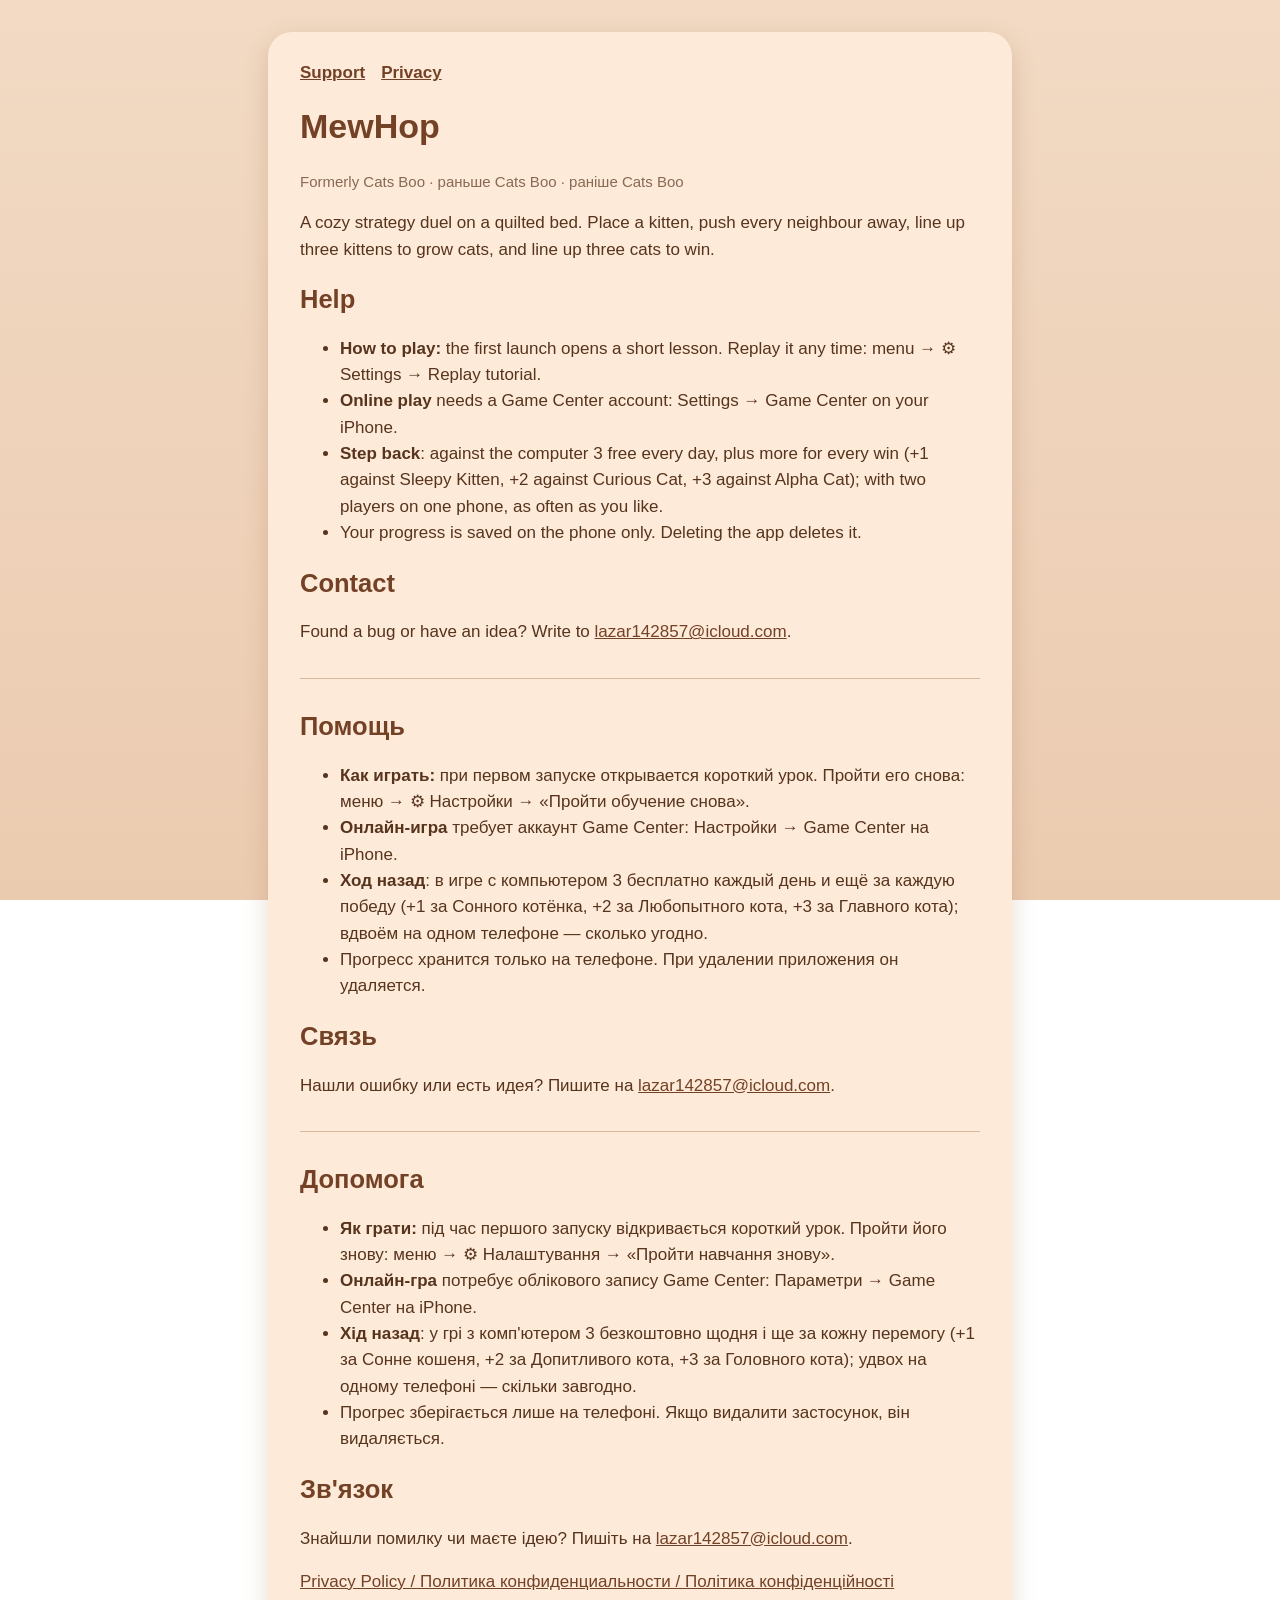
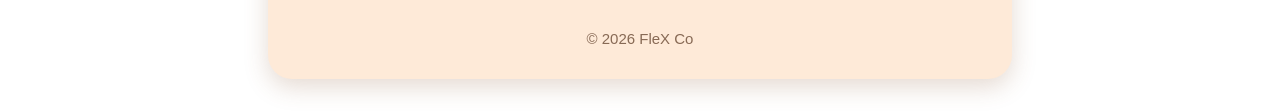
<file: catsboo/index.html>
<!doctype html>
<html lang="en">
<head>
  <meta charset="utf-8">
  <meta name="viewport" content="width=device-width, initial-scale=1">
  <title>MewHop</title>
  <script>location.replace(location.href.replace("/catsboo/", "/mewhop/"));</script>
  <meta http-equiv="refresh" content="0; url=https://alexlazarev.github.io/mewhop/">
  <link rel="canonical" href="https://alexlazarev.github.io/mewhop/">
</head>
<body>
  <p>MewHop has moved to <a href="https://alexlazarev.github.io/mewhop/">alexlazarev.github.io/mewhop</a>.</p>
</body>
</html>
</file>
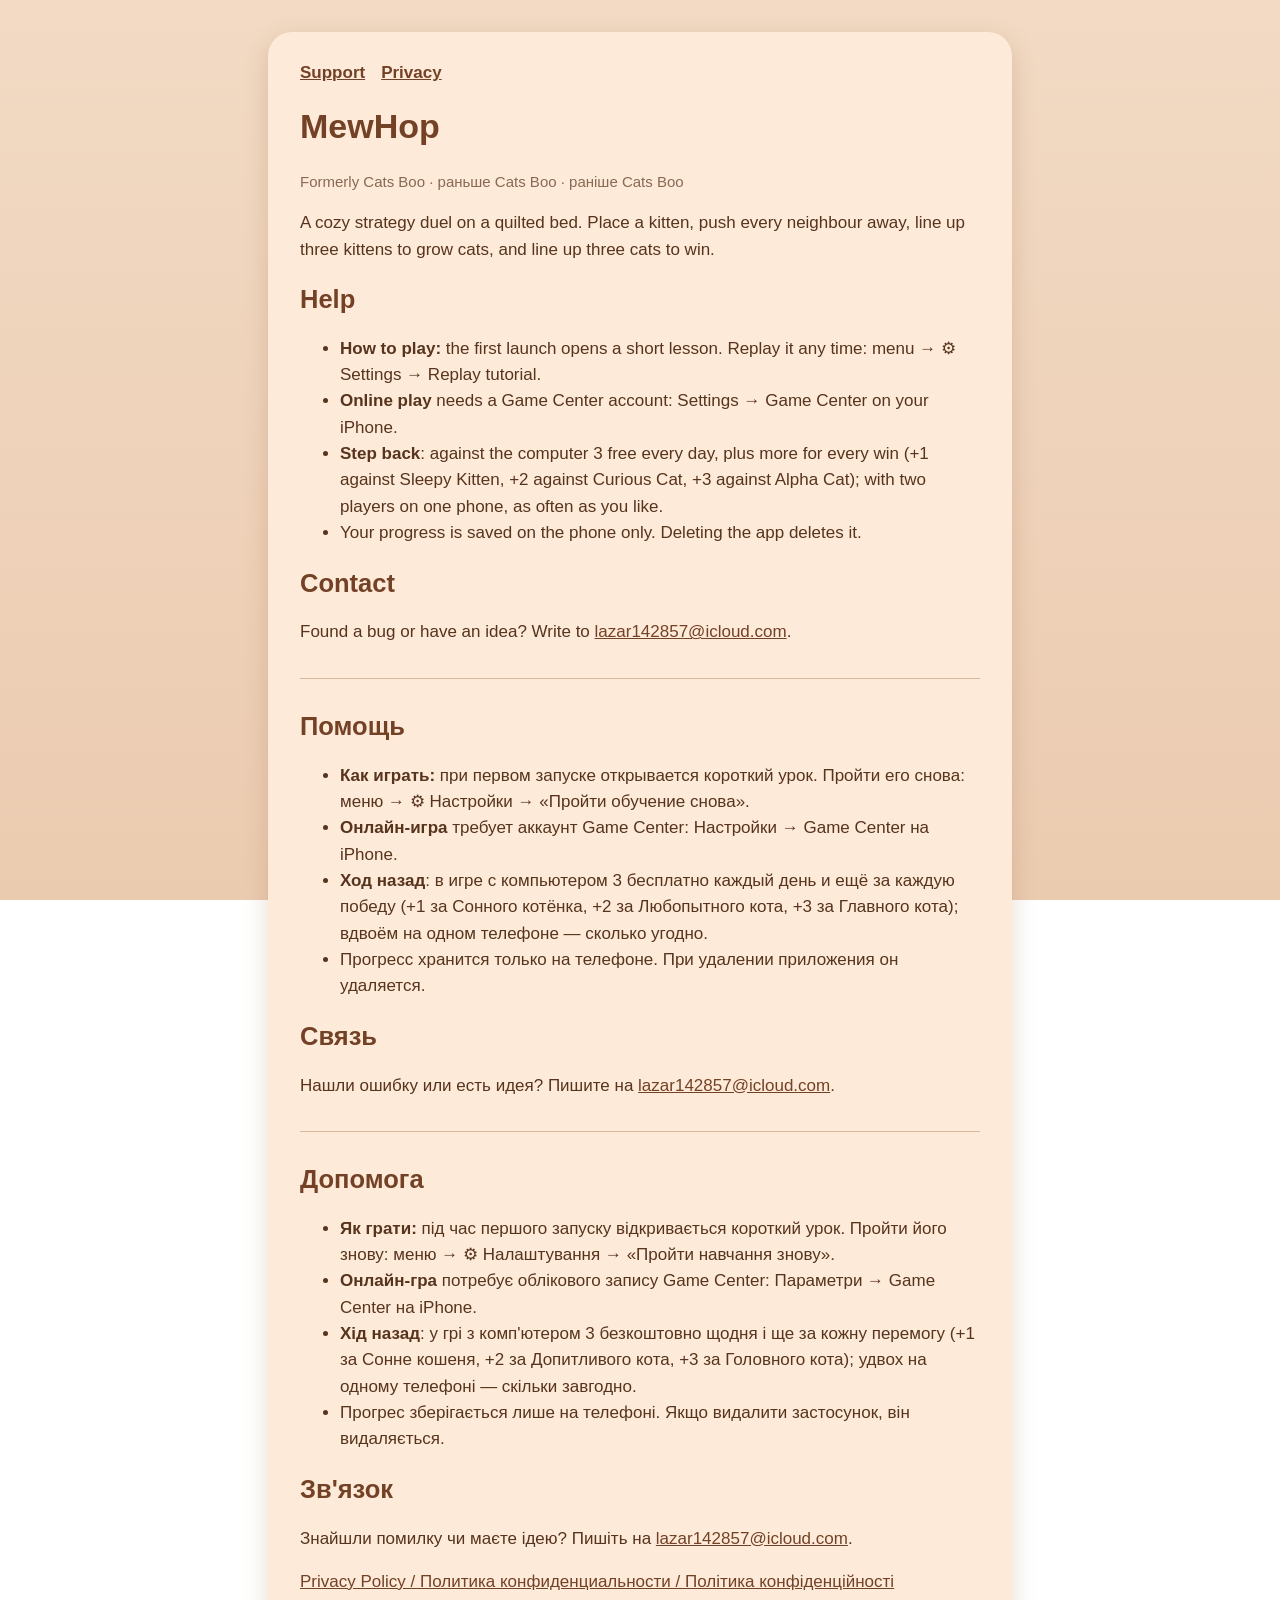
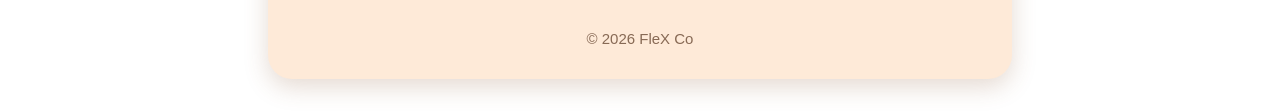
<file: mewhop/index.html>
<!doctype html>
<html lang="en">
<head>
  <meta charset="utf-8">
  <meta name="viewport" content="width=device-width, initial-scale=1">
  <title>MewHop — Support</title>
  <link rel="stylesheet" href="style.css">
</head>
<body>
<main>
  <nav><a href="index.html">Support</a><a href="privacy.html">Privacy</a></nav>

  <h1>MewHop</h1>
  <p class="updated">Formerly Cats Boo · раньше Cats Boo · раніше Cats Boo</p>
  <p>A cozy strategy duel on a quilted bed. Place a kitten, push every neighbour away, line up three kittens
    to grow cats, and line up three cats to win.</p>

  <h2>Help</h2>
  <ul>
    <li><strong>How to play:</strong> the first launch opens a short lesson. Replay it any time: menu → ⚙︎ Settings → Replay tutorial.</li>
    <li><strong>Online play</strong> needs a Game Center account: Settings → Game Center on your iPhone.</li>
    <li><strong>Step back</strong>: against the computer 3 free every day, plus more for every win (+1 against Sleepy Kitten, +2 against Curious Cat, +3 against Alpha Cat); with two players on one phone, as often as you like.</li>
    <li>Your progress is saved on the phone only. Deleting the app deletes it.</li>
  </ul>

  <h2>Contact</h2>
  <p>Found a bug or have an idea? Write to <a href="mailto:lazar142857@icloud.com">lazar142857@icloud.com</a>.</p>

  <hr>

  <div lang="ru">
    <h2>Помощь</h2>
    <ul>
      <li><strong>Как играть:</strong> при первом запуске открывается короткий урок. Пройти его снова: меню → ⚙︎ Настройки → «Пройти обучение снова».</li>
      <li><strong>Онлайн-игра</strong> требует аккаунт Game Center: Настройки → Game Center на iPhone.</li>
      <li><strong>Ход назад</strong>: в игре с компьютером 3 бесплатно каждый день и ещё за каждую победу (+1 за Сонного котёнка, +2 за Любопытного кота, +3 за Главного кота); вдвоём на одном телефоне — сколько угодно.</li>
      <li>Прогресс хранится только на телефоне. При удалении приложения он удаляется.</li>
    </ul>
    <h2>Связь</h2>
    <p>Нашли ошибку или есть идея? Пишите на <a href="mailto:lazar142857@icloud.com">lazar142857@icloud.com</a>.</p>
  </div>

  <hr>

  <div lang="uk">
    <h2>Допомога</h2>
    <ul>
      <li><strong>Як грати:</strong> під час першого запуску відкривається короткий урок. Пройти його знову: меню → ⚙︎ Налаштування → «Пройти навчання знову».</li>
      <li><strong>Онлайн-гра</strong> потребує облікового запису Game Center: Параметри → Game Center на iPhone.</li>
      <li><strong>Хід назад</strong>: у грі з комп'ютером 3 безкоштовно щодня і ще за кожну перемогу (+1 за Сонне кошеня, +2 за Допитливого кота, +3 за Головного кота); удвох на одному телефоні — скільки завгодно.</li>
      <li>Прогрес зберігається лише на телефоні. Якщо видалити застосунок, він видаляється.</li>
    </ul>
    <h2>Зв'язок</h2>
    <p>Знайшли помилку чи маєте ідею? Пишіть на <a href="mailto:lazar142857@icloud.com">lazar142857@icloud.com</a>.</p>
  </div>

  <p><a href="privacy.html">Privacy Policy / Политика конфиденциальности / Політика конфіденційності</a></p>
  <footer>© 2026 FleX Co</footer>
</main>
</body>
</html>
</file>
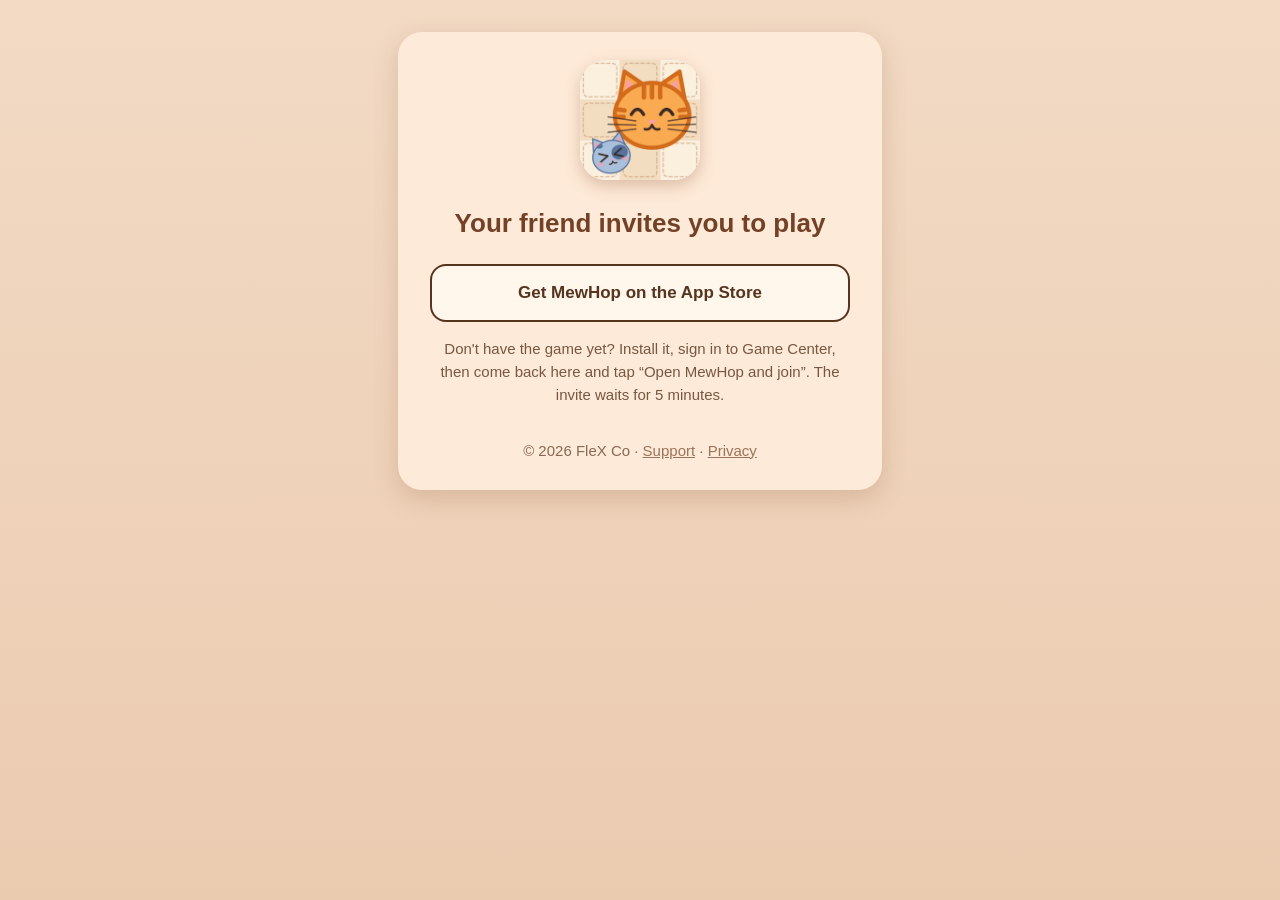
<file: catsboo/join.html>
<!doctype html>
<html lang="en">
<head>
  <meta charset="utf-8">
  <meta name="viewport" content="width=device-width, initial-scale=1">
  <title>Play MewHop with me!</title>
  <meta name="description" content="Your friend invites you to a match in MewHop, a cozy strategy duel with kittens.">
  <meta property="og:title" content="Play MewHop with me! 🐱">
  <meta property="og:description" content="Tap to join my match. A cozy strategy duel with kittens on a quilted bed.">
  <meta property="og:image" content="https://alexlazarev.github.io/mewhop/icon.png">
  <meta property="og:site_name" content="MewHop">
  <meta property="og:type" content="website">
  <meta name="twitter:card" content="summary">
  <meta name="apple-itunes-app" content="app-id=6834719630">
  <script>location.replace(location.href.replace("/catsboo/", "/mewhop/"));</script>
  <meta http-equiv="refresh" content="0; url=https://alexlazarev.github.io/mewhop/join.html">
</head>
<body>
  <p><a href="https://alexlazarev.github.io/mewhop/join.html">Play MewHop with me!</a></p>
</body>
</html>
</file>
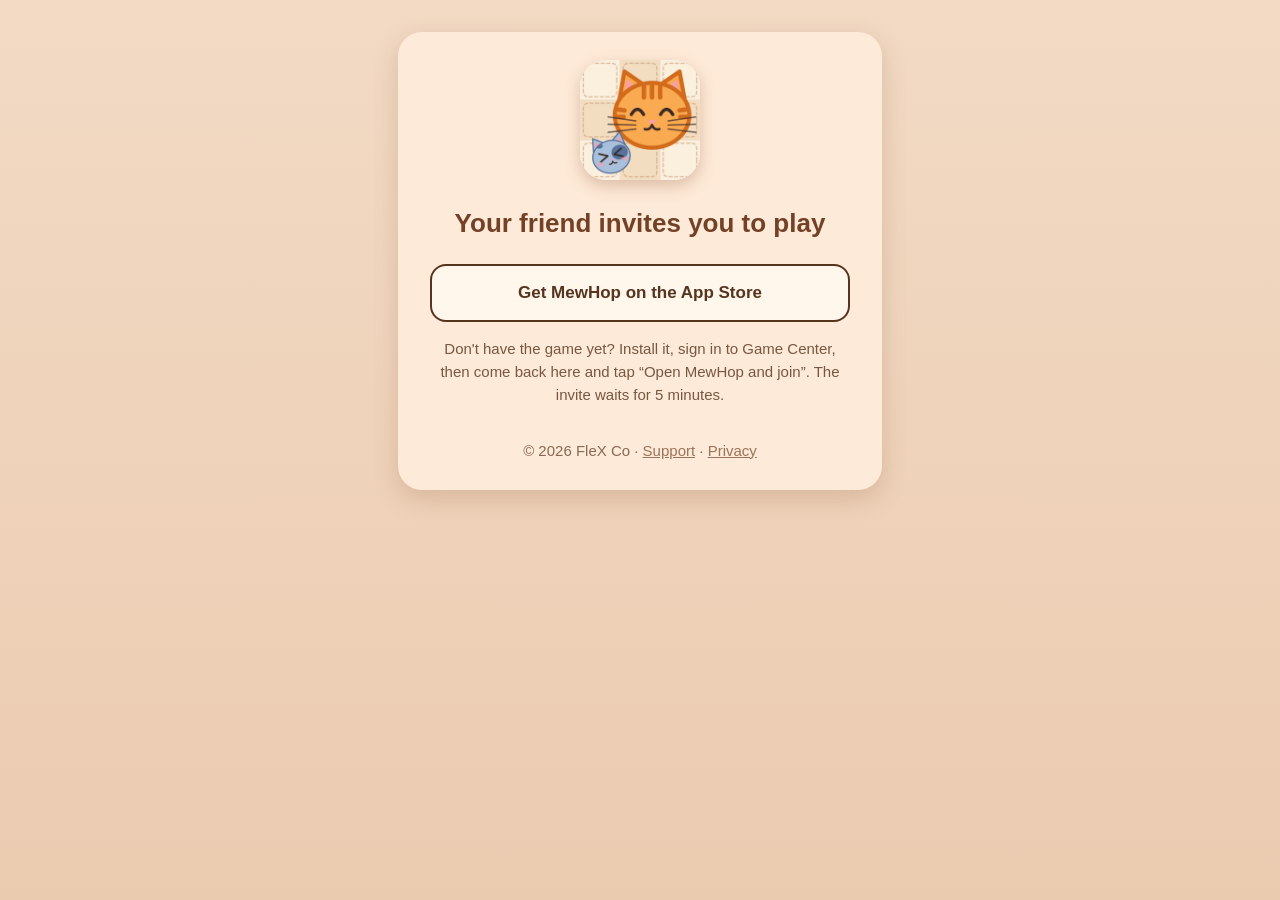
<file: mewhop/join.html>
<!doctype html>
<html lang="en">
<head>
  <meta charset="utf-8">
  <meta name="viewport" content="width=device-width, initial-scale=1">
  <title>Play MewHop with me!</title>
  <meta name="description" content="Your friend invites you to a match in MewHop, a cozy strategy duel with kittens.">
  <meta property="og:title" content="Play MewHop with me! 🐱">
  <meta property="og:description" content="Tap to join my match. A cozy strategy duel with kittens on a quilted bed.">
  <meta property="og:image" content="https://alexlazarev.github.io/mewhop/icon.png">
  <meta property="og:site_name" content="MewHop">
  <meta property="og:type" content="website">
  <meta name="twitter:card" content="summary">
  <meta name="apple-itunes-app" content="app-id=6834719630">
  <link rel="icon" href="icon.png">
  <link rel="stylesheet" href="style.css">
</head>
<body>
<main class="join">
  <img class="icon" src="icon.png" alt="MewHop" width="120" height="120">
  <h1 data-en="Your friend invites you to play" data-ru="Друг зовёт вас сыграть" data-uk="Друг кличе вас зіграти">Your friend invites you to play</h1>
  <p class="code" id="code"></p>

  <a class="button main" id="open" href="catsboo://join"
     data-en="Open MewHop and join" data-ru="Открыть MewHop и присоединиться" data-uk="Відкрити MewHop і приєднатися">Open MewHop and join</a>
  <a class="button" href="https://apps.apple.com/app/id6834719630"
     data-en="Get MewHop on the App Store" data-ru="Скачать MewHop в App Store" data-uk="Завантажити MewHop з App Store">Get MewHop on the App Store</a>

  <p class="hint" data-en="Don't have the game yet? Install it, sign in to Game Center, then come back here and tap “Open MewHop and join”. The invite waits for 5 minutes."
     data-ru="Ещё нет игры? Установите её, войдите в Game Center, вернитесь сюда и нажмите «Открыть MewHop и присоединиться». Приглашение ждёт 5 минут."
     data-uk="Ще немає гри? Установіть її, увійдіть у Game Center, поверніться сюди й натисніть «Відкрити MewHop і приєднатися». Запрошення чекає 5 хвилин.">
    Don't have the game yet? Install it, sign in to Game Center, then come back here and tap “Open MewHop and join”. The invite waits for 5 minutes.</p>

  <footer>© 2026 FleX Co · <a href="index.html">Support</a> · <a href="privacy.html">Privacy</a></footer>
</main>
<script>
  const code = (new URLSearchParams(location.search).get("code") || "").toUpperCase().replace(/[^A-Z0-9]/g, "").slice(0, 12);
  const language = (navigator.language || "").toLowerCase().slice(0, 2);
  const titles = { ru: "Сыграем в MewHop!", uk: "Зіграймо в MewHop!" };
  if (titles[language]) {
    document.documentElement.lang = language;
    document.title = titles[language];
    document.querySelectorAll("[data-" + language + "]").forEach(el => { el.textContent = el.dataset[language]; });
  }
  if (code) {
    document.getElementById("code").textContent = code;
    document.getElementById("open").href = "catsboo://join?code=" + encodeURIComponent(code);
  } else {
    document.getElementById("open").style.display = "none";
  }
</script>
</body>
</html>
</file>
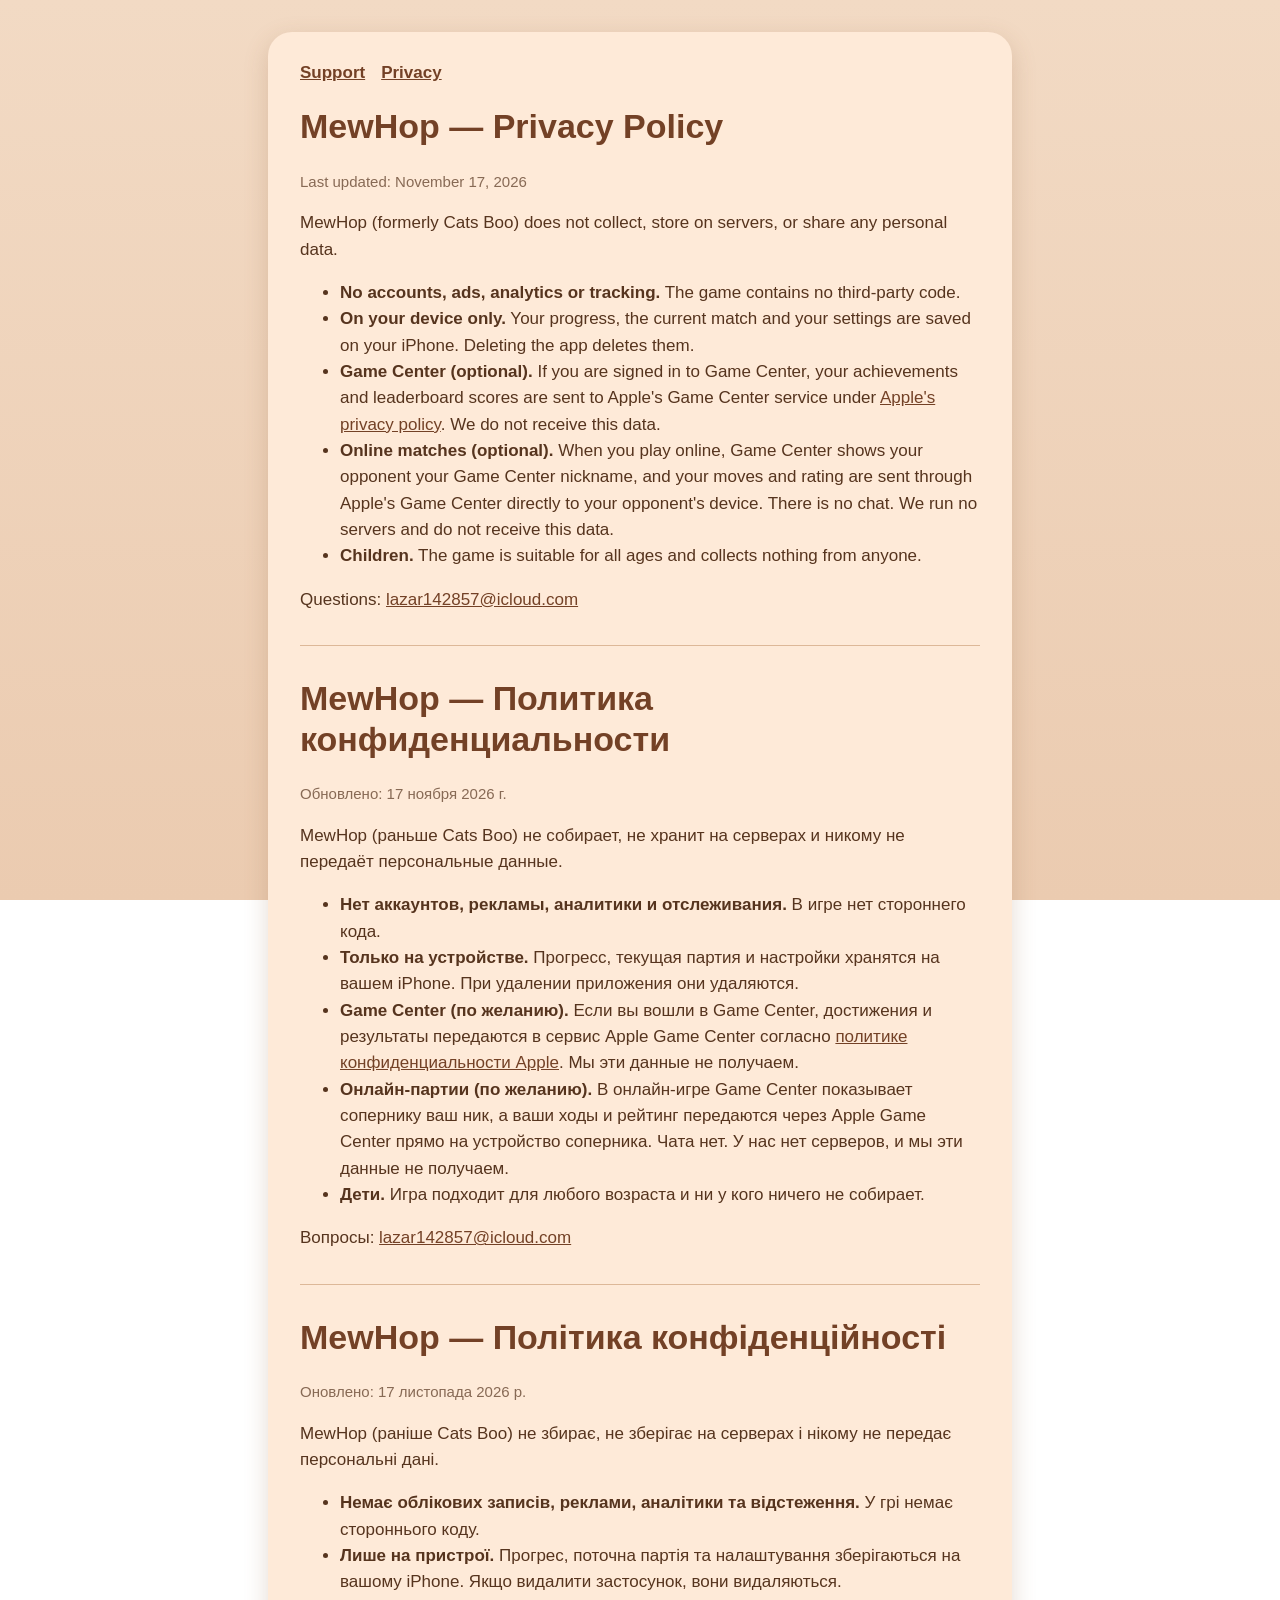
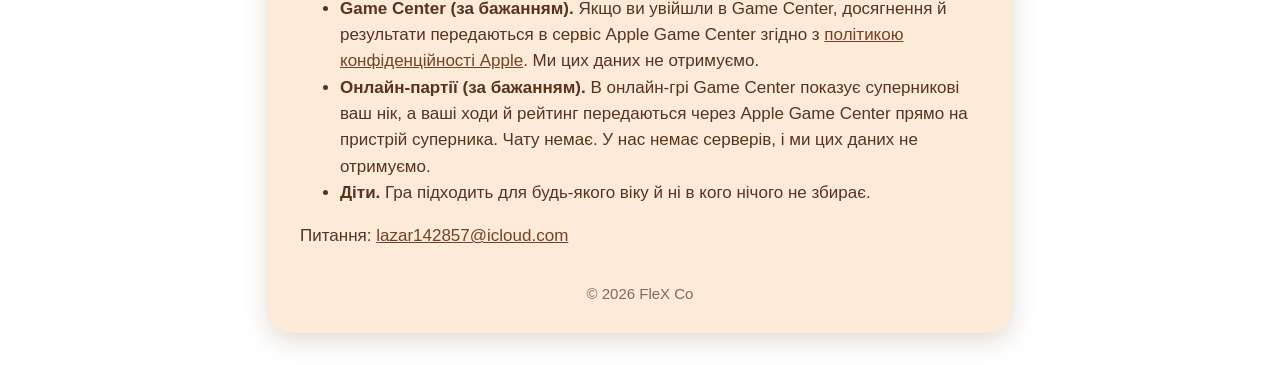
<file: mewhop/privacy.html>
<!doctype html>
<html lang="en">
<head>
  <meta charset="utf-8">
  <meta name="viewport" content="width=device-width, initial-scale=1">
  <title>MewHop — Privacy Policy</title>
  <link rel="stylesheet" href="style.css">
</head>
<body>
<main>
  <nav><a href="index.html">Support</a><a href="privacy.html">Privacy</a></nav>

  <h1>MewHop — Privacy Policy</h1>
  <p class="updated">Last updated: November 17, 2026</p>
  <p>MewHop (formerly Cats Boo) does not collect, store on servers, or share any personal data.</p>
  <ul>
    <li><strong>No accounts, ads, analytics or tracking.</strong> The game contains no third-party code.</li>
    <li><strong>On your device only.</strong> Your progress, the current match and your settings are saved on your
      iPhone. Deleting the app deletes them.</li>
    <li><strong>Game Center (optional).</strong> If you are signed in to Game Center, your achievements and
      leaderboard scores are sent to Apple's Game Center service under
      <a href="https://www.apple.com/legal/privacy/">Apple's privacy policy</a>. We do not receive this data.</li>
    <li><strong>Online matches (optional).</strong> When you play online, Game Center shows your opponent your
      Game Center nickname, and your moves and rating are sent through Apple's Game Center directly to your
      opponent's device. There is no chat. We run no servers and do not receive this data.</li>
    <li><strong>Children.</strong> The game is suitable for all ages and collects nothing from anyone.</li>
  </ul>
  <p>Questions: <a href="mailto:lazar142857@icloud.com">lazar142857@icloud.com</a></p>

  <hr>

  <h1 lang="ru">MewHop — Политика конфиденциальности</h1>
  <div lang="ru">
    <p class="updated">Обновлено: 17 ноября 2026 г.</p>
    <p>MewHop (раньше Cats Boo) не собирает, не хранит на серверах и никому не передаёт персональные данные.</p>
    <ul>
      <li><strong>Нет аккаунтов, рекламы, аналитики и отслеживания.</strong> В игре нет стороннего кода.</li>
      <li><strong>Только на устройстве.</strong> Прогресс, текущая партия и настройки хранятся на вашем iPhone.
        При удалении приложения они удаляются.</li>
      <li><strong>Game Center (по желанию).</strong> Если вы вошли в Game Center, достижения и результаты
        передаются в сервис Apple Game Center согласно
        <a href="https://www.apple.com/ru/legal/privacy/">политике конфиденциальности Apple</a>.
        Мы эти данные не получаем.</li>
      <li><strong>Онлайн-партии (по желанию).</strong> В онлайн-игре Game Center показывает сопернику ваш ник,
        а ваши ходы и рейтинг передаются через Apple Game Center прямо на устройство соперника. Чата нет.
        У нас нет серверов, и мы эти данные не получаем.</li>
      <li><strong>Дети.</strong> Игра подходит для любого возраста и ни у кого ничего не собирает.</li>
    </ul>
    <p>Вопросы: <a href="mailto:lazar142857@icloud.com">lazar142857@icloud.com</a></p>
  </div>

  <hr>

  <h1 lang="uk">MewHop — Політика конфіденційності</h1>
  <div lang="uk">
    <p class="updated">Оновлено: 17 листопада 2026 р.</p>
    <p>MewHop (раніше Cats Boo) не збирає, не зберігає на серверах і нікому не передає персональні дані.</p>
    <ul>
      <li><strong>Немає облікових записів, реклами, аналітики та відстеження.</strong> У грі немає стороннього коду.</li>
      <li><strong>Лише на пристрої.</strong> Прогрес, поточна партія та налаштування зберігаються на вашому iPhone.
        Якщо видалити застосунок, вони видаляються.</li>
      <li><strong>Game Center (за бажанням).</strong> Якщо ви увійшли в Game Center, досягнення й результати
        передаються в сервіс Apple Game Center згідно з
        <a href="https://www.apple.com/ua/legal/privacy/">політикою конфіденційності Apple</a>.
        Ми цих даних не отримуємо.</li>
      <li><strong>Онлайн-партії (за бажанням).</strong> В онлайн-грі Game Center показує суперникові ваш нік,
        а ваші ходи й рейтинг передаються через Apple Game Center прямо на пристрій суперника. Чату немає.
        У нас немає серверів, і ми цих даних не отримуємо.</li>
      <li><strong>Діти.</strong> Гра підходить для будь-якого віку й ні в кого нічого не збирає.</li>
    </ul>
    <p>Питання: <a href="mailto:lazar142857@icloud.com">lazar142857@icloud.com</a></p>
  </div>
  <footer>© 2026 FleX Co</footer>
</main>
</body>
</html>
</file>
<file: mewhop/style.css>
:root {
  --background: #EFD2BA;
  --card: #FEEAD8;
  --ink: #56341E;
  --cocoa: #734126;
}

body {
  margin: 0;
  background: linear-gradient(#F2DAC4, #EBCBB0) fixed;
  color: var(--ink);
  font: 17px/1.55 -apple-system, BlinkMacSystemFont, "Segoe UI", Roboto, sans-serif;
}

main {
  max-width: 680px;
  margin: 32px auto;
  padding: 28px 32px;
  background: var(--card);
  border-radius: 24px;
  box-shadow: 0 8px 24px rgba(138, 86, 52, 0.22);
}

h1, h2 { color: var(--cocoa); line-height: 1.2; }
h1 { margin-top: 0; }
a { color: var(--cocoa); }
nav { margin-bottom: 20px; }
nav a { margin-right: 16px; font-weight: 600; }
.updated { opacity: 0.7; font-size: 15px; }
hr { border: none; border-top: 1px solid #DDB898; margin: 32px 0; }
footer { margin-top: 32px; text-align: center; opacity: 0.7; font-size: 15px; }

.join { max-width: 420px; text-align: center; }
.join .icon { border-radius: 26px; box-shadow: 0 6px 16px rgba(138, 86, 52, 0.3); }
.join h1 { margin: 20px 0 8px; font-size: 26px; }
.join .code { font: 700 30px ui-monospace, Menlo, monospace; letter-spacing: 6px; margin: 8px 0 24px; }
.join .hint { font-size: 15px; opacity: 0.8; }
.button {
  display: block;
  margin: 12px 0;
  padding: 14px 18px;
  border-radius: 16px;
  border: 2px solid var(--ink);
  background: #FFF6EC;
  color: var(--ink);
  font-weight: 700;
  text-decoration: none;
}
.button.main { background: var(--cocoa); color: #fff; }
</file>
